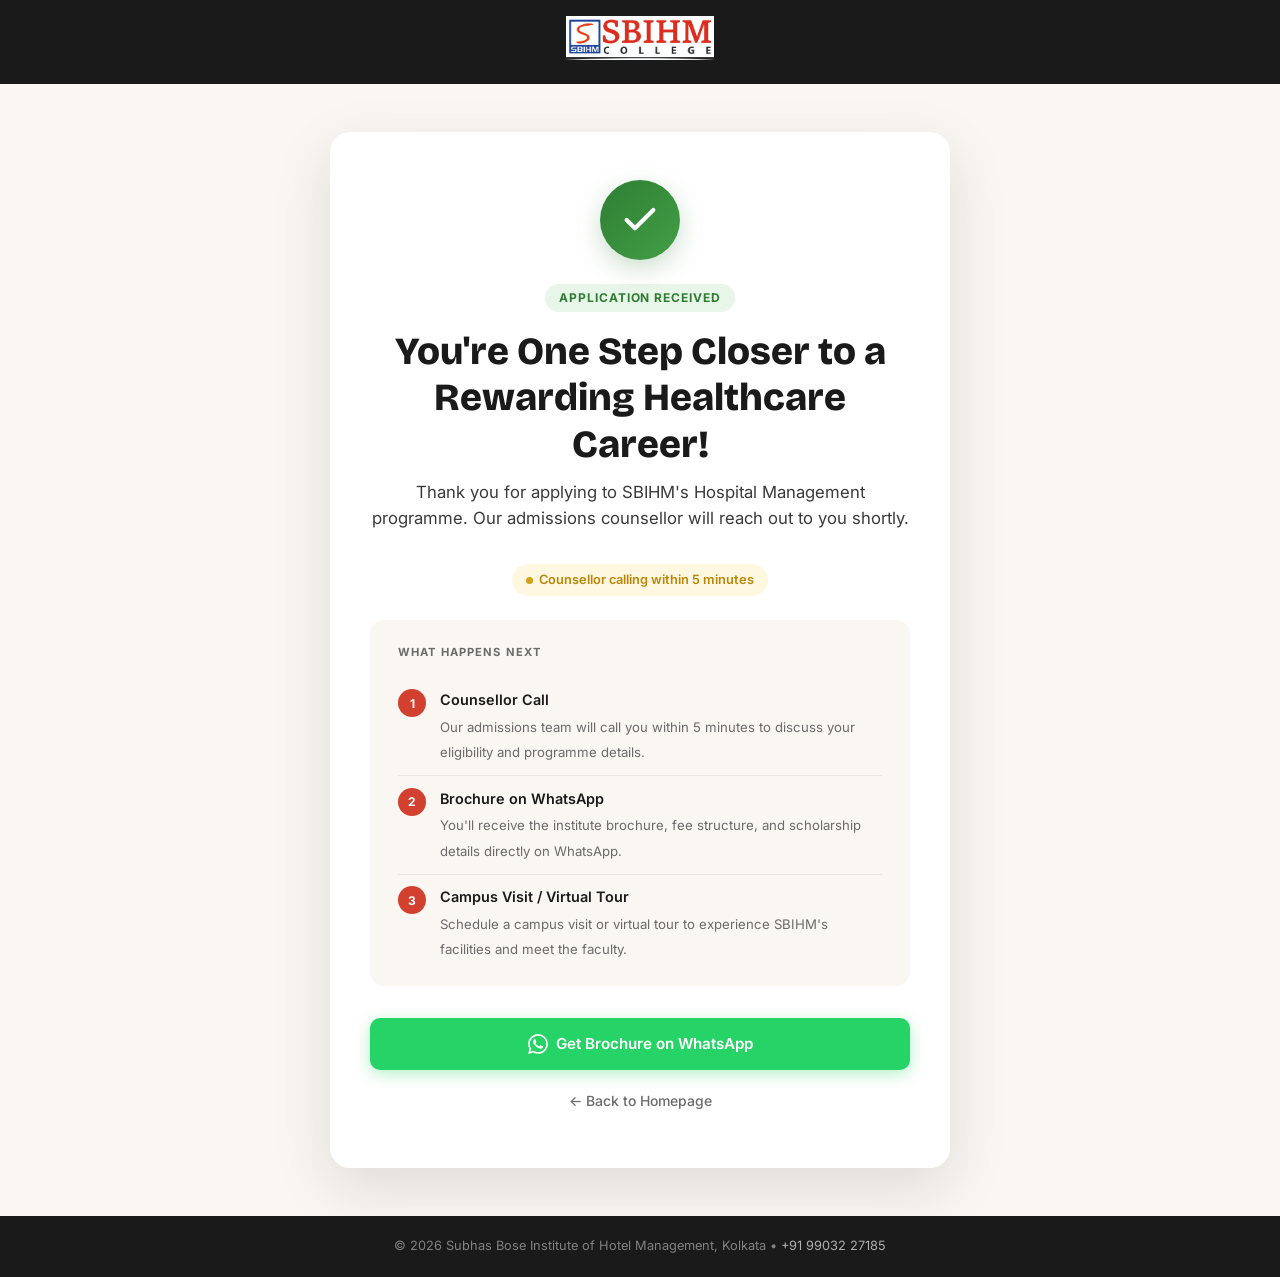
<file: thankyou.html>
<!DOCTYPE html>
<html lang="en">

<head>

  <meta charset="UTF-8">
  <meta name="viewport" content="width=device-width, initial-scale=1.0">

  <!-- Meta Pixel Code -->
  <script>
    !function (f, b, e, v, n, t, s) {
      if (f.fbq) return; n = f.fbq = function () {
        n.callMethod ?
          n.callMethod.apply(n, arguments) : n.queue.push(arguments)
      };
      if (!f._fbq) f._fbq = n; n.push = n; n.loaded = !0; n.version = '2.0';
      n.queue = []; t = b.createElement(e); t.async = !0;
      t.src = v; s = b.getElementsByTagName(e)[0];
      s.parentNode.insertBefore(t, s)
    }(window, document, 'script',
      'https://connect.facebook.net/en_US/fbevents.js');
    fbq('init', '1470039681540935');
    fbq('track', 'PageView');
  </script>
  <noscript><img height="1" width="1" style="display:none"
      src="https://www.facebook.com/tr?id=1470039681540935&ev=PageView&noscript=1" /></noscript>
  <!-- End Meta Pixel Code -->

  <!-- Google tag (gtag.js) -->
  <script async src="https://www.googletagmanager.com/gtag/js?id=AW-666646382"></script>
  <script>
    window.dataLayer = window.dataLayer || [];
    function gtag() { dataLayer.push(arguments); }
    gtag('js', new Date());

    gtag('config', 'AW-666646382');		
  </script>

  <title>Application Received — SBIHM | Hospital Management Admissions 2026-27</title>
  <meta name="robots" content="noindex, nofollow">
  <meta property="og:url" content="https://hospitalmanagement.sbihm.in/thankyou.html">

  <!-- Google Fonts -->
  <link rel="preconnect" href="https://fonts.googleapis.com">
  <link rel="preconnect" href="https://fonts.gstatic.com" crossorigin>
  <link
    href="https://fonts.googleapis.com/css2?family=Playfair+Display:wght@600;700;800&family=Inter:wght@400;500;600;700&family=Bricolage+Grotesque:opsz,wght@12..96,600;12..96,700;12..96,800&display=swap"
    rel="stylesheet">

  <style>
    :root {
      --sbihm-red: #D24130;
      --sbihm-red-dark: #A0341F;
      --sbihm-red-soft: #F8E5E1;
      --sbihm-black: #1A1A1A;
      --sbihm-charcoal: #3A3A3A;
      --sbihm-gold: #D4A017;
      --sbihm-gold-light: #F0D17A;
      --sbihm-cream: #FAF7F2;
      --sbihm-paper: #FFFFFF;
      --sbihm-line: #E8E5DD;
      --sbihm-mute: #6B6B6B;
      --sbihm-success: #2E7D32;
      --sbihm-shadow: 0 8px 30px rgba(26, 26, 26, 0.08);
      --sbihm-shadow-lg: 0 20px 60px rgba(26, 26, 26, 0.12);
      --font-display: 'Bricolage Grotesque', 'Playfair Display', Georgia, serif;
      --font-serif: 'Playfair Display', Georgia, serif;
      --font-body: 'Inter', -apple-system, BlinkMacSystemFont, sans-serif;
    }

    *,
    *::before,
    *::after {
      box-sizing: border-box;
      margin: 0;
      padding: 0;
    }

    body {
      font-family: var(--font-body);
      color: var(--sbihm-black);
      background: var(--sbihm-cream);
      line-height: 1.6;
      min-height: 100vh;
      display: flex;
      flex-direction: column;
    }

    /* ── Header ── */
    .ty-header {
      background: var(--sbihm-black);
      padding: 1rem 1.5rem;
      display: flex;
      align-items: center;
      justify-content: center;
    }

    .ty-header img {
      height: 44px;
      width: auto;
    }

    /* ── Main ── */
    .ty-main {
      flex: 1;
      display: flex;
      align-items: center;
      justify-content: center;
      padding: 3rem 1.5rem;
    }

    .ty-card {
      background: var(--sbihm-paper);
      border-radius: 20px;
      box-shadow: var(--sbihm-shadow-lg);
      max-width: 620px;
      width: 100%;
      padding: 3rem 2.5rem;
      text-align: center;
      animation: ty-enter 0.5s cubic-bezier(0.22, 1, 0.36, 1) both;
    }

    @keyframes ty-enter {
      from {
        opacity: 0;
        transform: translateY(24px);
      }

      to {
        opacity: 1;
        transform: translateY(0);
      }
    }

    /* ── Check icon ── */
    .ty-icon-wrap {
      width: 80px;
      height: 80px;
      border-radius: 50%;
      background: linear-gradient(135deg, #2E7D32 0%, #43A047 100%);
      display: flex;
      align-items: center;
      justify-content: center;
      margin: 0 auto 1.5rem;
      box-shadow: 0 8px 24px rgba(46, 125, 50, 0.25);
      animation: ty-pop 0.5s 0.25s cubic-bezier(0.34, 1.56, 0.64, 1) both;
    }

    @keyframes ty-pop {
      from {
        transform: scale(0.5);
        opacity: 0;
      }

      to {
        transform: scale(1);
        opacity: 1;
      }
    }

    .ty-icon-wrap svg {
      width: 40px;
      height: 40px;
      stroke: #fff;
    }

    /* ── Heading ── */
    .ty-badge {
      display: inline-block;
      background: #E8F5E9;
      color: var(--sbihm-success);
      font-size: 0.75rem;
      font-weight: 700;
      letter-spacing: 0.08em;
      text-transform: uppercase;
      padding: 0.3rem 0.85rem;
      border-radius: 20px;
      margin-bottom: 1rem;
    }

    .ty-heading {
      font-family: var(--font-display);
      font-size: clamp(1.75rem, 4vw, 2.4rem);
      font-weight: 800;
      color: var(--sbihm-black);
      line-height: 1.2;
      margin-bottom: 0.75rem;
    }

    .ty-subheading {
      font-size: 1.05rem;
      color: var(--sbihm-charcoal);
      margin-bottom: 2rem;
    }

    /* ── Steps ── */
    .ty-steps {
      background: var(--sbihm-cream);
      border-radius: 14px;
      padding: 1.5rem 1.75rem;
      margin-bottom: 2rem;
      text-align: left;
    }

    .ty-steps__title {
      font-size: 0.7rem;
      font-weight: 700;
      letter-spacing: 0.1em;
      text-transform: uppercase;
      color: var(--sbihm-mute);
      margin-bottom: 1rem;
    }

    .ty-step {
      display: flex;
      align-items: flex-start;
      gap: 0.85rem;
      padding: 0.65rem 0;
      border-bottom: 1px solid var(--sbihm-line);
    }

    .ty-step:last-child {
      border-bottom: none;
      padding-bottom: 0;
    }

    .ty-step__num {
      flex-shrink: 0;
      width: 28px;
      height: 28px;
      border-radius: 50%;
      background: var(--sbihm-red);
      color: #fff;
      font-size: 0.75rem;
      font-weight: 700;
      display: flex;
      align-items: center;
      justify-content: center;
      margin-top: 1px;
    }

    .ty-step__text strong {
      display: block;
      font-size: 0.9rem;
      font-weight: 600;
      color: var(--sbihm-black);
      margin-bottom: 0.15rem;
    }

    .ty-step__text span {
      font-size: 0.825rem;
      color: var(--sbihm-mute);
    }

    /* ── CTAs ── */
    .ty-actions {
      display: flex;
      flex-direction: column;
      gap: 0.75rem;
    }

    .ty-btn {
      display: inline-flex;
      align-items: center;
      justify-content: center;
      gap: 0.5rem;
      padding: 0.875rem 1.75rem;
      border-radius: 10px;
      font-family: var(--font-body);
      font-size: 0.95rem;
      font-weight: 600;
      text-decoration: none;
      cursor: pointer;
      border: none;
      transition: transform 0.15s, box-shadow 0.15s;
    }

    .ty-btn:hover {
      transform: translateY(-2px);
    }

    .ty-btn--whatsapp {
      background: #25D366;
      color: #fff;
      box-shadow: 0 4px 16px rgba(37, 211, 102, 0.35);
    }

    .ty-btn--whatsapp:hover {
      box-shadow: 0 8px 24px rgba(37, 211, 102, 0.45);
    }

    .ty-btn--back {
      background: transparent;
      color: var(--sbihm-mute);
      font-size: 0.875rem;
      font-weight: 500;
      padding: 0.5rem 1rem;
    }

    .ty-btn--back:hover {
      color: var(--sbihm-black);
      transform: none;
    }

    /* ── Footer ── */
    .ty-footer {
      background: var(--sbihm-black);
      padding: 1.25rem 1.5rem;
      text-align: center;
    }

    .ty-footer p {
      font-size: 0.8rem;
      color: rgba(255, 255, 255, 0.45);
    }

    .ty-footer a {
      color: rgba(255, 255, 255, 0.65);
      text-decoration: none;
    }

    .ty-footer a:hover {
      color: #fff;
    }

    /* ── Countdown ── */
    .ty-countdown {
      display: inline-flex;
      align-items: center;
      gap: 0.4rem;
      background: #FFF8E1;
      color: #B8860B;
      font-size: 0.8rem;
      font-weight: 600;
      padding: 0.35rem 0.85rem;
      border-radius: 20px;
      margin-bottom: 1.5rem;
    }

    .ty-countdown__dot {
      width: 7px;
      height: 7px;
      border-radius: 50%;
      background: #D4A017;
      animation: pulse 1.2s ease-in-out infinite;
    }

    @keyframes pulse {

      0%,
      100% {
        opacity: 1;
        transform: scale(1);
      }

      50% {
        opacity: 0.4;
        transform: scale(0.8);
      }
    }

    /* ── Responsive ── */
    @media (max-width: 480px) {
      .ty-card {
        padding: 2rem 1.25rem;
        border-radius: 14px;
      }
    }
  </style>
</head>

<body>
  <!-- Event snippet for Leads 2020-21 conversion page -->
  <script>
    gtag('event', 'conversion', { 'send_to': 'AW-666646382/_xZZCIfElMQBEO7u8L0C' });			
  </script>


  <!-- Header -->
  <header class="ty-header">
    <a href="index.html" aria-label="SBIHM Home">
      <img src="assets/images/sbihm-logo.jpg" alt="SBIHM — Subhas Bose Institute of Hotel Management" width="200"
        height="44" loading="eager">
    </a>
  </header>

  <!-- Main content -->
  <main class="ty-main" id="main-content">
    <div class="ty-card">

      <!-- Success icon -->
      <div class="ty-icon-wrap" aria-hidden="true">
        <svg viewBox="0 0 24 24" fill="none" stroke-width="2.5" stroke-linecap="round" stroke-linejoin="round">
          <polyline points="20 6 9 17 4 12" />
        </svg>
      </div>

      <!-- Badge -->
      <div class="ty-badge">Application Received</div>

      <!-- Heading -->
      <h1 class="ty-heading">You're One Step Closer to a Rewarding Healthcare Career!</h1>
      <p class="ty-subheading">Thank you for applying to SBIHM's Hospital Management programme. Our
        admissions counsellor will reach out to you shortly.</p>

      <!-- Countdown pill -->
      <div class="ty-countdown">
        <span class="ty-countdown__dot"></span>
        Counsellor calling within 5 minutes
      </div>

      <!-- What happens next -->
      <div class="ty-steps">
        <p class="ty-steps__title">What happens next</p>

        <div class="ty-step">
          <div class="ty-step__num">1</div>
          <div class="ty-step__text">
            <strong>Counsellor Call</strong>
            <span>Our admissions team will call you within 5 minutes to discuss your eligibility and programme
              details.</span>
          </div>
        </div>

        <div class="ty-step">
          <div class="ty-step__num">2</div>
          <div class="ty-step__text">
            <strong>Brochure on WhatsApp</strong>
            <span>You'll receive the institute brochure, fee structure, and scholarship
              details directly on WhatsApp.</span>
          </div>
        </div>

        <div class="ty-step">
          <div class="ty-step__num">3</div>
          <div class="ty-step__text">
            <strong>Campus Visit / Virtual Tour</strong>
            <span>Schedule a campus visit or virtual tour to experience SBIHM's facilities and meet the faculty.</span>
          </div>
        </div>
      </div>

      <!-- CTA buttons -->
      <div class="ty-actions">
        <a href="https://wa.me/917003872527?text=Hi%2C%20I%20just%20applied%20for%20Hospital%20Management%20at%20SBIHM.%20Please%20share%20the%20brochure."
          class="ty-btn ty-btn--whatsapp" target="_blank" rel="noopener noreferrer">
          <svg viewBox="0 0 24 24" fill="currentColor" width="20" height="20" aria-hidden="true">
            <path
              d="M17.472 14.382c-.297-.149-1.758-.867-2.03-.967-.273-.099-.471-.148-.67.15-.197.297-.767.966-.94 1.164-.173.199-.347.223-.644.075-.297-.15-1.255-.463-2.39-1.475-.883-.788-1.48-1.761-1.653-2.059-.173-.297-.018-.458.13-.606.134-.133.298-.347.446-.52.149-.174.198-.298.298-.497.099-.198.05-.371-.025-.52-.075-.149-.669-1.612-.916-2.207-.242-.579-.487-.5-.669-.51-.173-.008-.371-.01-.57-.01-.198 0-.52.074-.792.372-.272.297-1.04 1.016-1.04 2.479 0 1.462 1.065 2.875 1.213 3.074.149.198 2.096 3.2 5.077 4.487.709.306 1.262.489 1.694.625.712.227 1.36.195 1.871.118.571-.085 1.758-.719 2.006-1.413.248-.694.248-1.289.173-1.413-.074-.124-.272-.198-.57-.347m-5.421 7.403h-.004a9.87 9.87 0 01-5.031-1.378l-.361-.214-3.741.982.998-3.648-.235-.374a9.86 9.86 0 01-1.51-5.26c.001-5.45 4.436-9.884 9.888-9.884 2.64 0 5.122 1.03 6.988 2.898a9.825 9.825 0 012.893 6.994c-.003 5.45-4.437 9.884-9.885 9.884m8.413-18.297A11.815 11.815 0 0012.05 0C5.495 0 .16 5.335.157 11.892c0 2.096.547 4.142 1.588 5.945L.057 24l6.305-1.654a11.882 11.882 0 005.683 1.448h.005c6.554 0 11.89-5.335 11.893-11.893a11.821 11.821 0 00-3.48-8.413z" />
          </svg>
          Get Brochure on WhatsApp
        </a>

        <a href="index.html" class="ty-btn ty-btn--back">
          ← Back to Homepage
        </a>
      </div>

    </div>
  </main>

  <!-- Footer -->
  <footer class="ty-footer">
    <p>
      &copy; 2026 Subhas Bose Institute of Hotel Management, Kolkata &bull;
      <a href="tel:+919903227185">+91 99032 27185</a>
    </p>
  </footer>

  <script>
    // Fire GTM conversion event when thank-you page loads
    window.dataLayer = window.dataLayer || [];
    window.dataLayer.push({
      event: 'thank_you_page_view',
      page_type: 'thank_you',
      programme: 'hospital_management',
    });
  </script>
</body>

</html>
</file>
